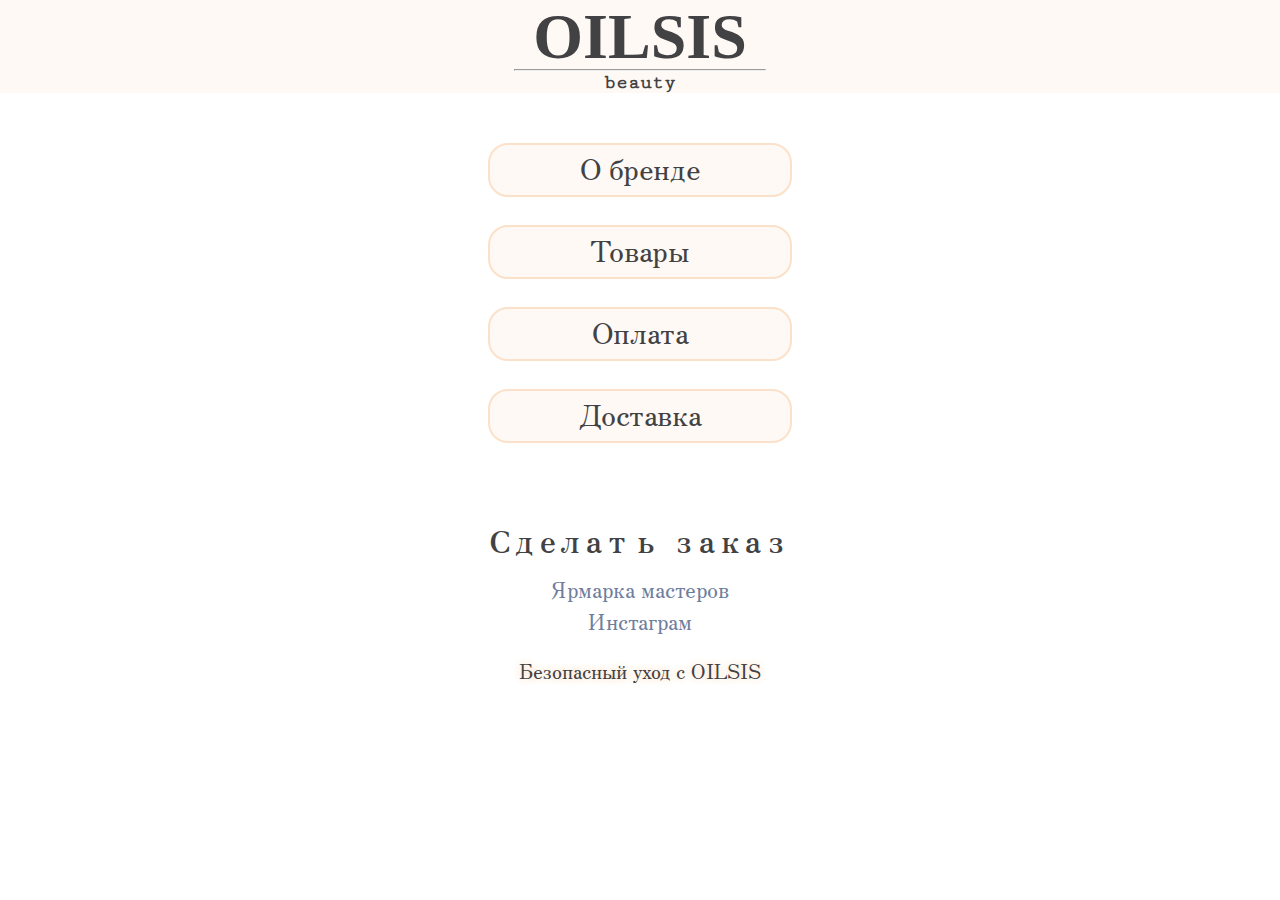
<file: Oilsis/index.html>
<!DOCTYPE html>
<html lang="en">
<head>
    <meta name="viewport" content="width=device-width, initial-scale=1.0">
    <link rel="stylesheet" href="https://stackpath.bootstrapcdn.com/bootstrap/4.1.3/css/bootstrap.min.css" integrity="sha384-MCw98/SFnGE8fJT3GXwEOngsV7Zt27NXFoaoApmYm81iuXoPkFOJwJ8ERdknLPMO" crossorigin="anonymous">   
    <link rel="stylesheet" href="css/main.css">
    <link rel="preconnect" href="https://fonts.googleapis.com">
    <link rel="preconnect" href="https://fonts.gstatic.com" crossorigin>
    <link href="https://fonts.googleapis.com/css2?family=Cutive+Mono&display=swap" rel="stylesheet">
    <link href="https://fonts.googleapis.com/css2?family=Zen+Old+Mincho:wght@400;700&display=swap" rel="stylesheet">    <title>Oilsis</title>
</head>
<body>
    <div class="header">
        <div class="head">
            <h1>OILSIS</h1>    
        </div>
        <hr/>
        <div class="foot">
            <h2>beauty</h2>    
        </div>
    </div>

    <div class="menu">
        <div class="aboutbtn">
            <a href="pages/about.html">
                <span>О бренде</span>
            </a>
        </div>
        <div class="goodsbtn">
            <a href="pages/goods.html">
                <span>Товары</span>
            </a>
        </div>
        <div class="paybtn">
            <a href="pages/pay.html"> 
                <span>Оплата</span>
            </a>
        </div>
        <div class="deliverybtn">
            <a href="pages/delivery.html">
                <span>Доставка</span>
            </a>
        </div>
    </div>

    <div class="footer">
        <div class="links">
            <h2>Сделать заказ</h2>
            <a href="https://www.livemaster.ru/oilsis-beauty">Ярмарка мастеров</a>
            <a href="https://www.instagram.com/oilsis.beauty">Инстаграм</a>
        </div>

        <div class="last">
            <p>Безопасный уход с <span>OILSIS</span></p>
        </div>
    </div>
</body>
</html>
</file>
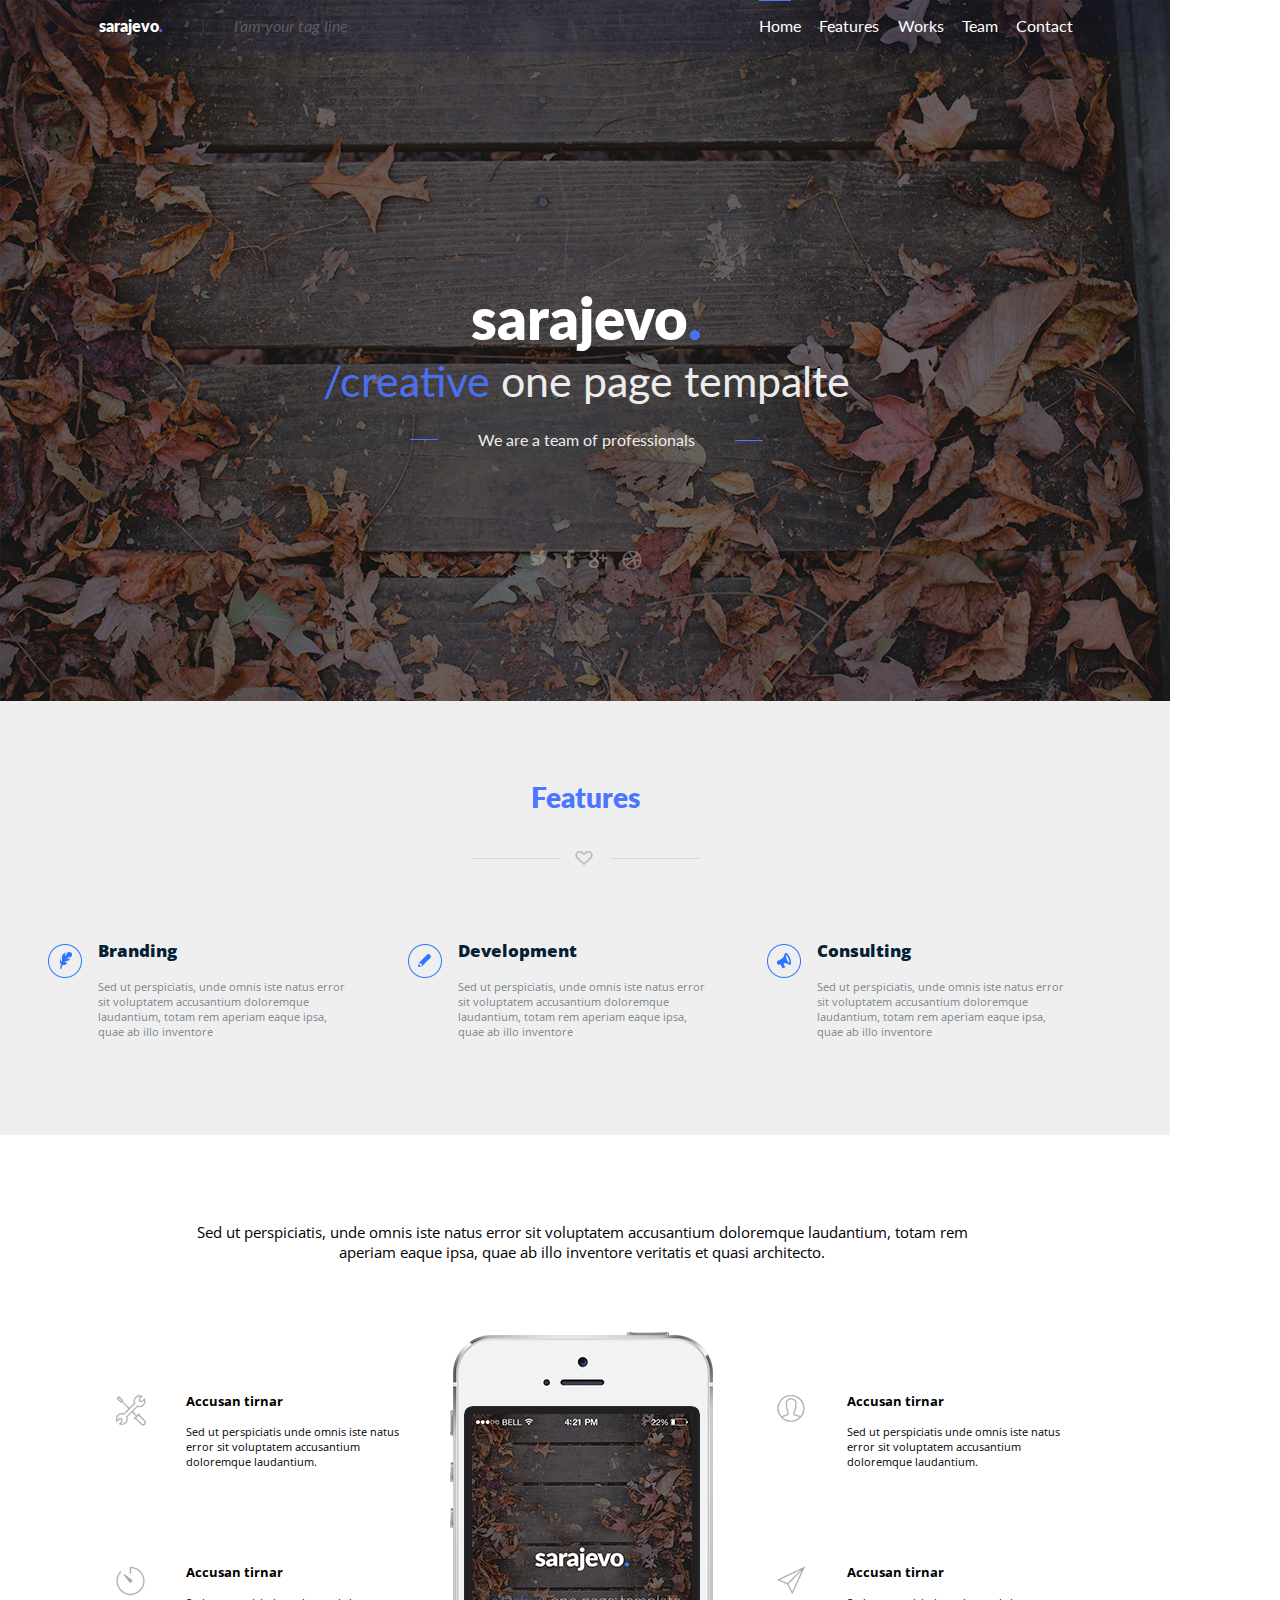
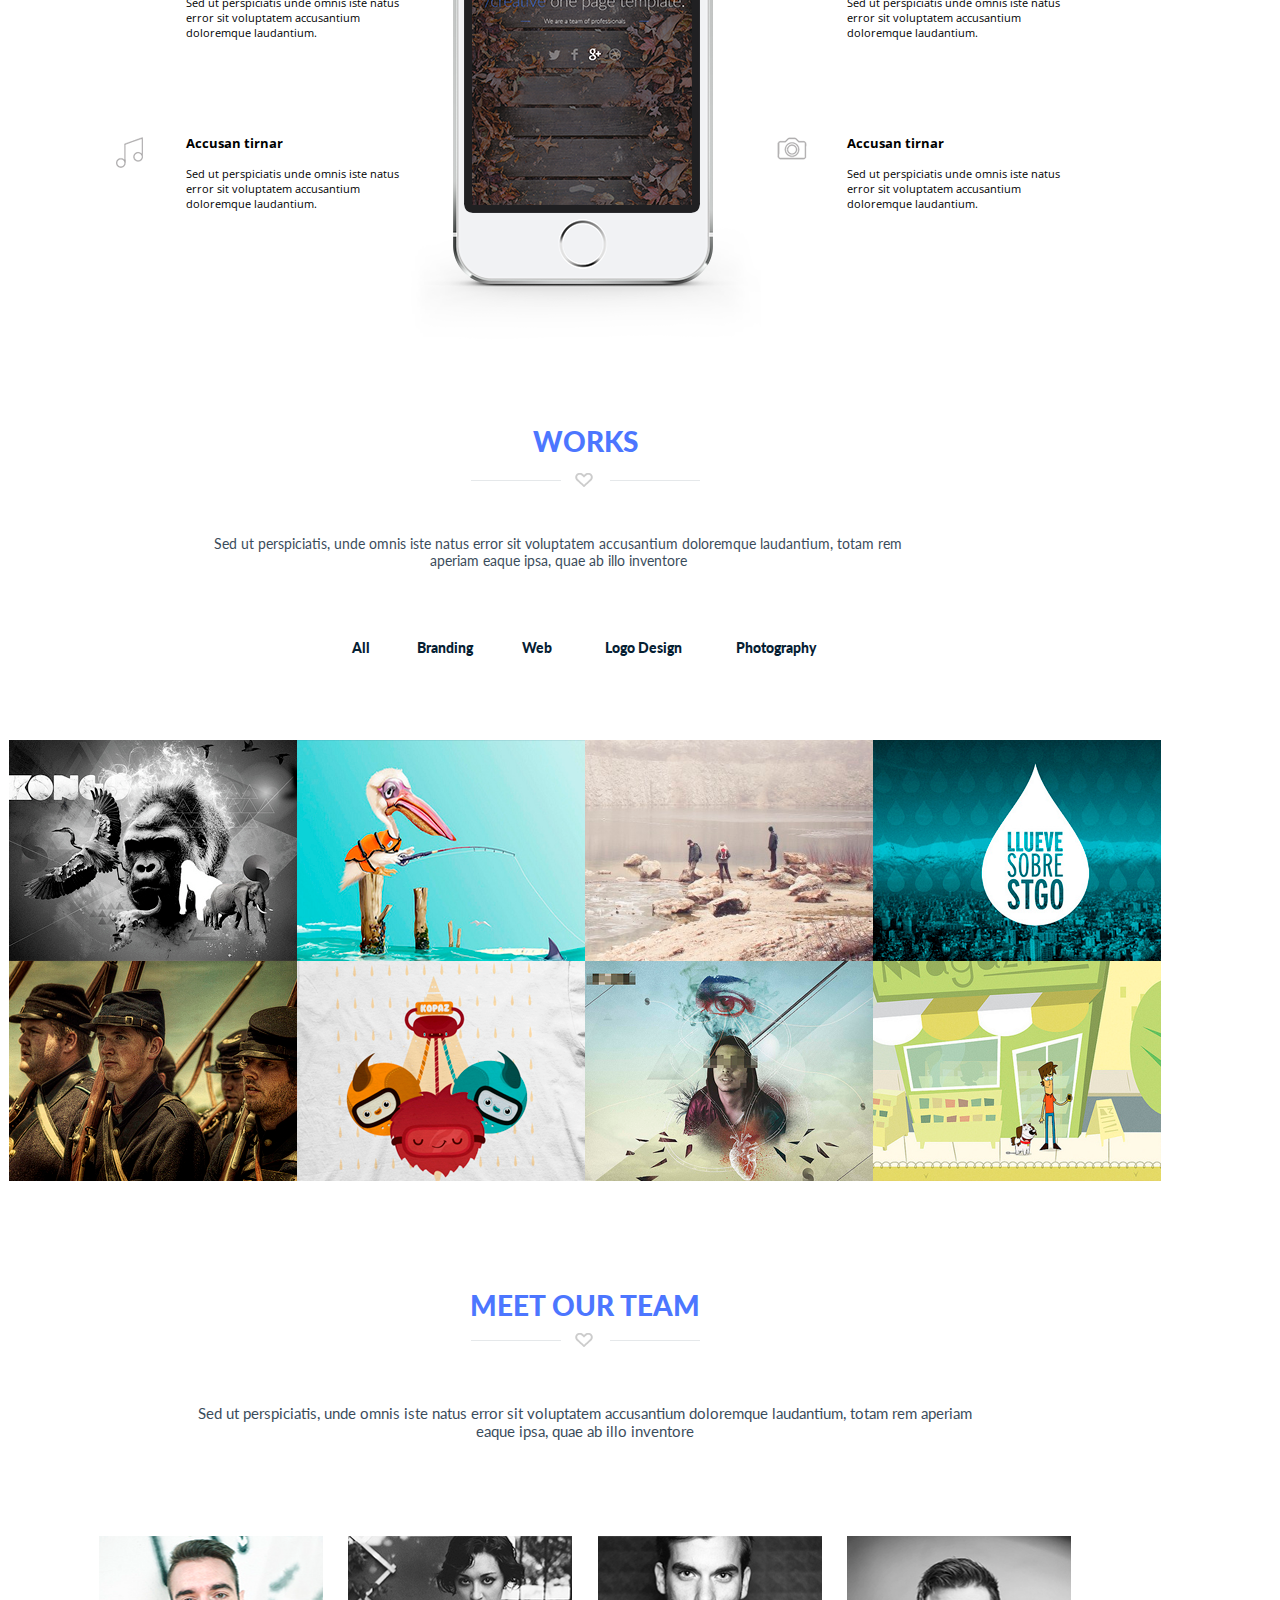
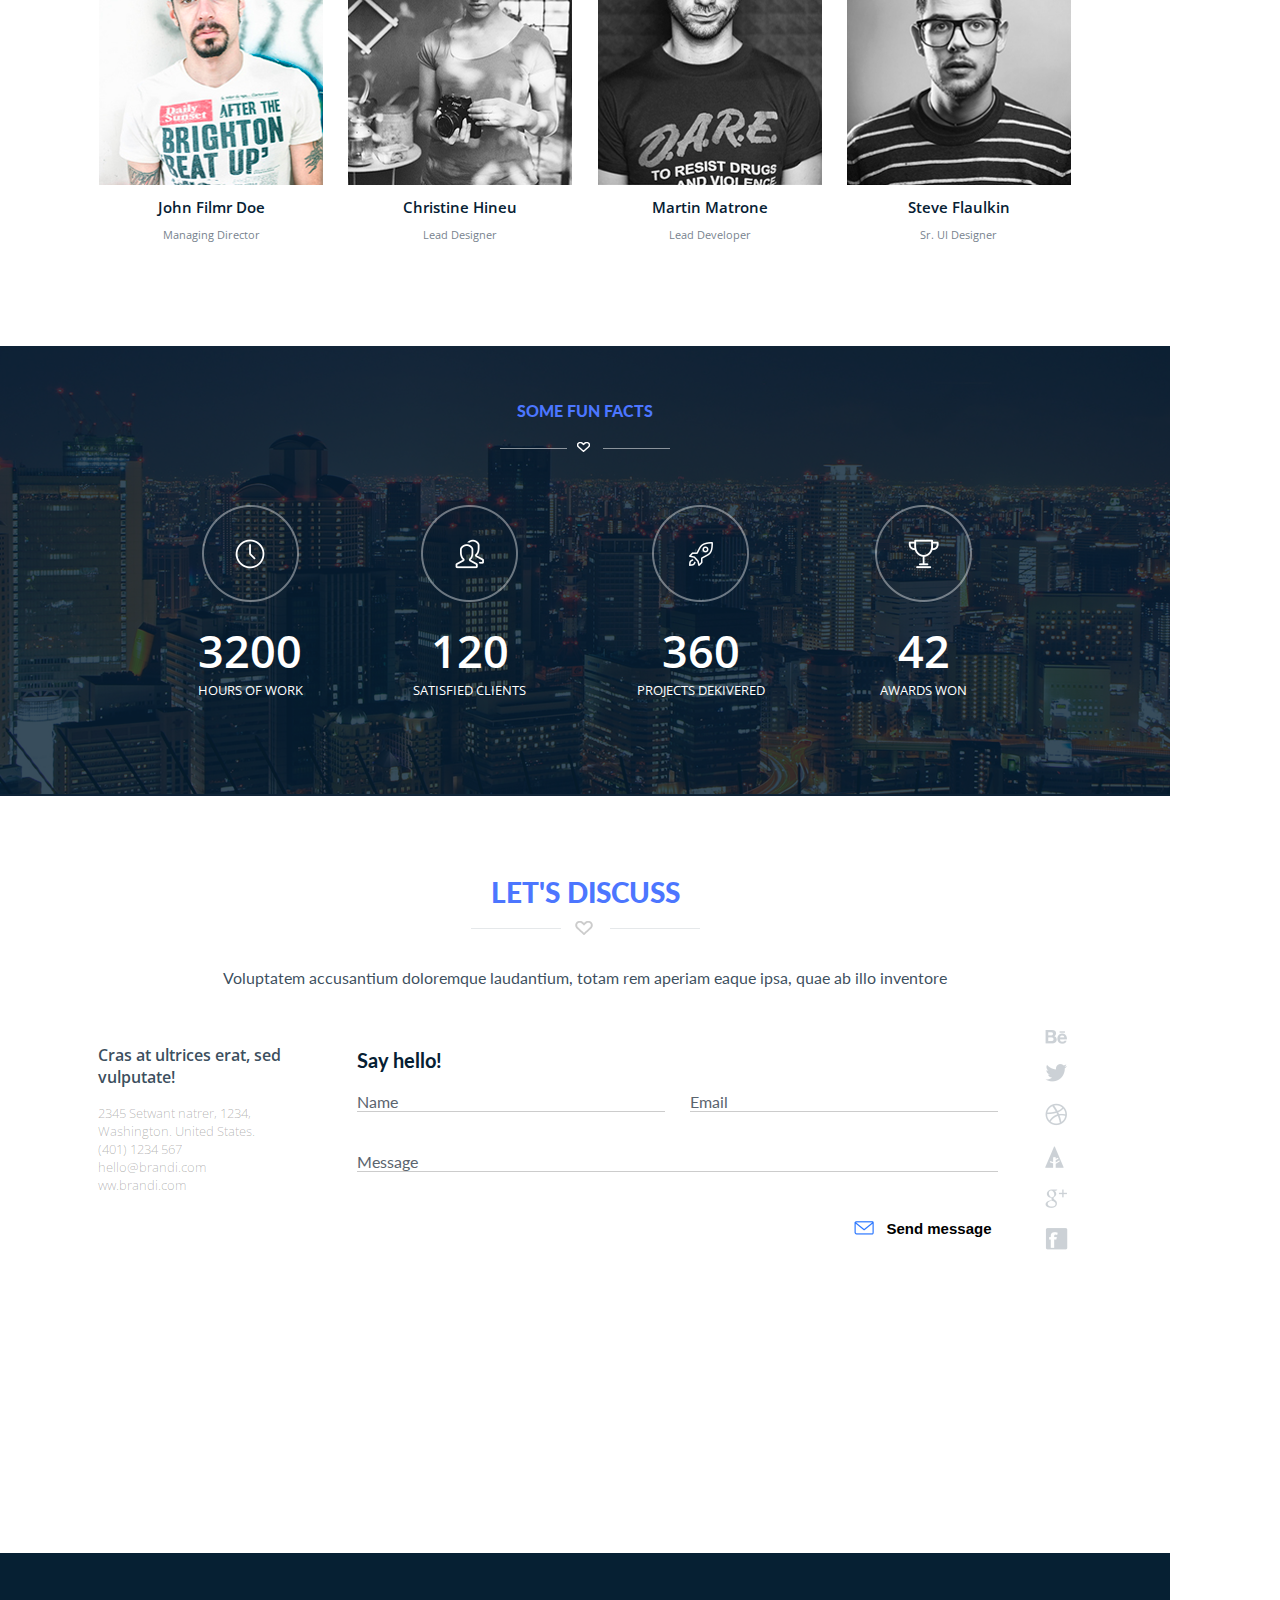
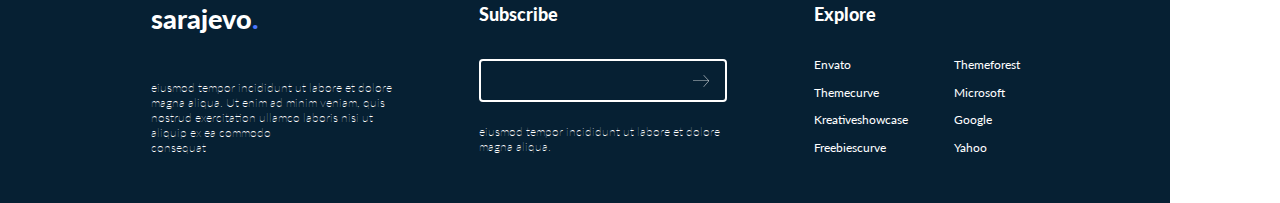
<file: Sarajevo/index.html>
<!DOCTYPE html>
<html lang="en">
<head>
    <meta charset="UTF-8">
    <link rel="stylesheet" href="source\css\style.css">
    <link href="https://fonts.googleapis.com/css2?family=Lato:ital,wght@0,100;0,300;0,400;0,700;0,900;1,100;1,300;1,400;1,700;1,900&display=swap" rel="stylesheet">     <link href="https://fonts.googleapis.com/css2?family=Open+Sans:ital,wght@0,400;0,600;0,700;0,800;1,400;1,600;1,700;1,800&display=swap" rel="stylesheet">
    <title>SARAJEVO</title>
</head>
<body>
    <section class="header">
        <div class="top-bg">
            <div class="top">
                <div class="logo">            
                    <p class="label">sarajevo<span class="dot">.</span></p>
                    <p class="tag">I'am your tag line</p>
                </div>
                <div class="menu">
                    <p class="menu-tools">Home</p>
                    <p class="menu-tools">Features</p>
                    <p class="menu-tools">Works</p>
                    <p class="menu-tools">Team</p>
                    <p class="menu-tools">Contact</p>
                </div>
            </div>          
        </div>
        <div class="header-mid">
            <p class="label-mid">sarajevo<span class="dot-mid">.</span></p>
            <p class="header-content"><span class="header-content-span">/creative </span>one page tempalte</p>
            <p class="header-mid-last">We are a team of professionals</p>
        </div>
        <div class="header-soc">
            <a href="https://twitter.com/" class="twitter"><img src="source/img/twitter.png" alt=""></a>
            <a href="https://facebook.com/" class="facebook"><img src="source/img/facebook.png" alt=""></a>
            <a href="https://facebook.com/" class="google-plus"><img src="source/img/google+.png" alt=""></a>
            <a href="https://dribbble.com/" class="dribbble"><img src="source/img/dribbble.png" alt=""></a>
        </div>
    </section>

    <section class="features">
        <div class="features-head">
            <p class="features-head-text">Features</p>
            <div class="features-head-img">
                <img src="source/img/heart.png" alt="" class="features-head-img">
            </div>
        </div>
        <div class="features-content">
            <div class="branding">
                <img src="source/img/feather.png" alt="" class="features-content-img">
                <p class="features-content-head">Branding</p>
                <p class="features-content-text">Sed ut perspiciatis, unde omnis iste natus error sit voluptatem accusantium doloremque laudantium, totam rem aperiam eaque ipsa, quae ab illo inventore</p>
            </div>
            <div class="development">
                <img src="source/img/pencil.png" alt="" class="features-content-img">
                <p class="features-content-head">Development</p>
                <p class="features-content-text">Sed ut perspiciatis, unde omnis iste natus error sit voluptatem accusantium doloremque laudantium, totam rem aperiam eaque ipsa, quae ab illo inventore</p>
            </div>
            <div class="consulting">
                <img src="source/img/speaker.png" alt="" class="features-content-img">
                <p class="features-content-head">Consulting</p>
                <p class="features-content-text">Sed ut perspiciatis, unde omnis iste natus error sit voluptatem accusantium doloremque laudantium, totam rem aperiam eaque ipsa, quae ab illo inventore</p>
            </div>
        </div>
    </section>
    <section class="iphone">
        <p class="iphone-head">Sed ut perspiciatis, unde omnis iste natus error sit voluptatem accusantium doloremque laudantium, totam rem aperiam eaque ipsa, quae ab illo inventore veritatis et quasi architecto.</p>
        <div class="iphone-content">
            <div class="iphone-content-tabs">
                <div class="iphone-content-tabs-tab customize">
                    <img class="iphone-content-tabs-tab-img-customize" src="source/img/customize.png" alt="">
                    <div class="iphone-content-tabs-tab-txt">
                        <p class="iphone-content-tabs-tab-head">Accusan tirnar</p>
                        <p class="iphone-content-tabs-tab-text">Sed ut perspiciatis unde omnis iste natus error sit voluptatem accusantium doloremque laudantium.</p>
                    </div>
                </div>
                <div class="iphone-content-tabs-tab time">
                    <img class="iphone-content-tabs-tab-img-time" src="source/img/time.png" alt="">
                    <div class="iphone-content-tabs-tab-txt">
                        <p class="iphone-content-tabs-tab-head">Accusan tirnar</p>
                        <p class="iphone-content-tabs-tab-text">Sed ut perspiciatis unde omnis iste natus error sit voluptatem accusantium doloremque laudantium.</p>
                    </div>
                </div>
                <div class="iphone-content-tabs-tab music">
                    <img class="iphone-content-tabs-tab-img-music" src="source/img/music.png" alt="">
                    <div class="iphone-content-tabs-tab-txt">
                        <p class="iphone-content-tabs-tab-head">Accusan tirnar</p>
                        <p class="iphone-content-tabs-tab-text">Sed ut perspiciatis unde omnis iste natus error sit voluptatem accusantium doloremque laudantium.</p>
                    </div>
                </div>
            </div>
            <div class="iphone-content-tel"><img src="source/img/iphone.png" alt=""></div>
            <div class="iphone-content-tabs">
                <div class="iphone-content-tabs-tab face">
                    <img class="iphone-content-tabs-tab-img-face" src="source/img/face.png" alt="">
                    <div class="iphone-content-tabs-tab-txt">
                        <p class="iphone-content-tabs-tab-head">Accusan tirnar</p>
                        <p class="iphone-content-tabs-tab-text">Sed ut perspiciatis unde omnis iste natus error sit voluptatem accusantium doloremque laudantium.</p>
                    </div>
                </div>
                <div class="iphone-content-tabs-tab send">
                    <img class="iphone-content-tabs-tab-img-send" src="source/img/send.png" alt="">
                    <div class="iphone-content-tabs-tab-txt">
                        <p class="iphone-content-tabs-tab-head">Accusan tirnar</p>
                        <p class="iphone-content-tabs-tab-text">Sed ut perspiciatis unde omnis iste natus error sit voluptatem accusantium doloremque laudantium.</p>
                    </div>
                </div>
                <div class="iphone-content-tabs-tab camera">
                    <img class="iphone-content-tabs-tab-img-camera" src="source/img/camera.png" alt="">
                    <div class="iphone-content-tabs-tab-txt">
                        <p class="iphone-content-tabs-tab-head">Accusan tirnar</p>
                        <p class="iphone-content-tabs-tab-text">Sed ut perspiciatis unde omnis iste natus error sit voluptatem accusantium doloremque laudantium.</p>
                    </div>
                </div>
            </div>
        </div>
    </section>

    <section class="works">
        <div class="works-head">
            <div class="works-head-title">works</div>
            <img src="source/img/heart.png" alt="">
            <div class="works-head-content">Sed ut perspiciatis, unde omnis iste natus error sit voluptatem accusantium doloremque laudantium, totam rem aperiam eaque ipsa, quae ab illo inventore</div>
        </div>
        <div class="works-scrol">
            <div class="works-scrol-title">
                <div class="works-scrol-title-all"><p>All</p></div>
                <div class="works-scrol-title-branding"><p>Branding</p></div>
                <div class="works-scrol-title-web"><p>Web</p></div>
                <div class="works-scrol-title-logo"><p>Logo Design</p></div>
                <div class="works-scrol-title-photo"><p>Photography</p></div>
            </div>
            <div class="works-scrol-imgs">
                <div class="works-scrol-imgs-img">
                    <img src="source/img/scrol-img1.png" alt="">
                    <div class="works-scrol-imgs-img-hover">
                        <img src="source/img/scrol-hover-eye.png" alt="">
                        <p class="works-scrol-imgs-img-hover-h">Labore et dolore magnam</p>
                        <p class="works-scrol-imgs-img-hover-text">Photography</p>
                    </div>
                </div>
                <div class="works-scrol-imgs-img">
                    <img src="source/img/scrol-img2.png" alt="">
                    <div class="works-scrol-imgs-img-hover">
                        <img src="source/img/scrol-hover-eye.png" alt="">
                        <p class="works-scrol-imgs-img-hover-h">Labore et dolore magnam</p>
                        <p class="works-scrol-imgs-img-hover-text">Photography</p>
                    </div>
                </div>
                <div class="works-scrol-imgs-img">
                    <img src="source/img/scrol-img3.png" alt="">
                    <div class="works-scrol-imgs-img-hover">
                        <img src="source/img/scrol-hover-eye.png" alt="">
                        <p class="works-scrol-imgs-img-hover-h">Labore et dolore magnam</p>
                        <p class="works-scrol-imgs-img-hover-text">Photography</p>
                    </div>
                </div>
                <div class="works-scrol-imgs-img">
                    <img src="source/img/scrol-img4.png" alt="">
                    <div class="works-scrol-imgs-img-hover">
                        <img src="source/img/scrol-hover-eye.png" alt="">
                        <p class="works-scrol-imgs-img-hover-h">Labore et dolore magnam</p>
                        <p class="works-scrol-imgs-img-hover-text">Photography</p>
                    </div>
                </div>
                <div class="works-scrol-imgs-img">
                    <img src="source/img/scrol-img5.png" alt="">
                    <div class="works-scrol-imgs-img-hover">
                        <img src="source/img/scrol-hover-eye.png" alt="">
                        <p class="works-scrol-imgs-img-hover-h">Labore et dolore magnam</p>
                        <p class="works-scrol-imgs-img-hover-text">Photography</p>
                    </div>
                </div>
                <div class="works-scrol-imgs-img">
                    <img src="source/img/scrol-img6.png" alt="">
                    <div class="works-scrol-imgs-img-hover">
                        <img src="source/img/scrol-hover-eye.png" alt="">
                        <p class="works-scrol-imgs-img-hover-h">Labore et dolore magnam</p>
                        <p class="works-scrol-imgs-img-hover-text">Photography</p>
                    </div>
                </div>
                <div class="works-scrol-imgs-img">
                    <img src="source/img/scrol-img7.png" alt="">
                    <div class="works-scrol-imgs-img-hover">
                        <img src="source/img/scrol-hover-eye.png" alt="">
                        <p class="works-scrol-imgs-img-hover-h">Labore et dolore magnam</p>
                        <p class="works-scrol-imgs-img-hover-text">Photography</p>
                    </div>
                </div>
                <div class="works-scrol-imgs-img">
                    <img src="source/img/scrol-img8.png" alt="">
                    <div class="works-scrol-imgs-img-hover">
                        <img src="source/img/scrol-hover-eye.png" alt="">
                        <p class="works-scrol-imgs-img-hover-h">Labore et dolore magnam</p>
                        <p class="works-scrol-imgs-img-hover-text">Photography</p>
                    </div>
                </div>
            </div>
        </div>
    </section>

    <section class="team">
        <div class="team-head">
            <p class="team-head-title">meet our team</p>
            <img src="source/img/heart.png" alt="">
            <p class="team-head-text">Sed ut perspiciatis, unde omnis iste natus error sit voluptatem accusantium doloremque laudantium, totam rem aperiam eaque ipsa, quae ab illo inventore</p>
        </div>
        <div class="team-content">
            <div class="team-content-block">
                <div class="team-content-block-img"><img src="source/img/team-block-face1.png" alt=""></div>
                <div class="team-content-block-underline">
                    <p class="team-content-block-underline-title">John Filmr Doe</p>
                    <p class="team-content-block-underline-text">Managing Director</p>
                </div>
                <div class="team-content-block-hover">
                    <p class="team-content-block-hover-title">Nemo enim ipsam voluptatem quia voluptas</p>
                    <p class="team-content-block-hover-text">sit aspernatur aut odit aut fugit, sed quia cosequuntur magni dolores eos qui ratione voluptatem.</p>
                    <div class="team-content-block-hover-contacts">
                        <a href="https://twitter.com/" class="team-content-block-hover-contacts-block"><img src="source/img/twitter.png" alt=""></a>
                        <a href="https://facebook.com/" class="team-content-block-hover-contacts-block"><img src="source/img/facebook.png" alt=""></a>
                        <a href="https://ru-ru.facebook.com/" class="team-content-block-hover-contacts-block"><img src="source/img/google+.png" alt=""></a>
                    </div>
                </div>
            </div>
            <div class="team-content-block">
                <div class="team-content-block-img"><img src="source/img/team-block-face2.png" alt=""></div>
                <div class="team-content-block-underline">
                    <p class="team-content-block-underline-title">Christine Hineu</p>
                    <p class="team-content-block-underline-text">Lead Designer</p>
                </div>
                <div class="team-content-block-hover">
                    <p class="team-content-block-hover-title">Nemo enim ipsam voluptatem quia voluptas</p>
                    <p class="team-content-block-hover-text">sit aspernatur aut odit aut fugit, sed quia cosequuntur magni dolores eos qui ratione voluptatem.</p>
                    <div class="team-content-block-hover-contacts">
                        <a href="https://twitter.com/" class="team-content-block-hover-contacts-block"><img src="source/img/twitter.png" alt=""></a>
                        <a href="https://facebook.com/" class="team-content-block-hover-contacts-block"><img src="source/img/facebook.png" alt=""></a>
                        <a href="https://ru-ru.facebook.com/" class="team-content-block-hover-contacts-block"><img src="source/img/google+.png" alt=""></a>
                    </div>
                </div>
            </div>
            <div class="team-content-block">
                <div class="team-content-block-img"><img src="source/img/team-block-face3.png" alt=""></div>
                <div class="team-content-block-underline">
                    <p class="team-content-block-underline-title">Martin Matrone</p>
                    <p class="team-content-block-underline-text">Lead Developer</p>
                </div>
                <div class="team-content-block-hover">
                    <p class="team-content-block-hover-title">Nemo enim ipsam voluptatem quia voluptas</p>
                    <p class="team-content-block-hover-text">sit aspernatur aut odit aut fugit, sed quia cosequuntur magni dolores eos qui ratione voluptatem.</p>
                    <div class="team-content-block-hover-contacts">
                        <a href="https://twitter.com/" class="team-content-block-hover-contacts-block"><img src="source/img/twitter.png" alt=""></a>
                        <a href="https://facebook.com/" class="team-content-block-hover-contacts-block"><img src="source/img/facebook.png" alt=""></a>
                        <a href="https://ru-ru.facebook.com/" class="team-content-block-hover-contacts-block"><img src="source/img/google+.png" alt=""></a>
                    </div>
                </div>
            </div>
            <div class="team-content-block">
                <div class="team-content-block-img"><img src="source/img/team-block-face4.png" alt=""></div>
                <div class="team-content-block-underline">
                    <p class="team-content-block-underline-title">Steve Flaulkin</p>
                    <p class="team-content-block-underline-text">Sr. UI Designer</p>
                </div>
                <div class="team-content-block-hover">
                    <p class="team-content-block-hover-title">Nemo enim ipsam voluptatem quia voluptas</p>
                    <p class="team-content-block-hover-text">sit aspernatur aut odit aut fugit, sed quia cosequuntur magni dolores eos qui ratione voluptatem.</p>
                    <div class="team-content-block-hover-contacts">
                        <a href="https://twitter.com/" class="team-content-block-hover-contacts-block"><img src="source/img/twitter.png" alt=""></a>
                        <a href="https://facebook.com/" class="team-content-block-hover-contacts-block"><img src="source/img/facebook.png" alt=""></a>
                        <a href="https://ru-ru.facebook.com/" class="team-content-block-hover-contacts-block"><img src="source/img/google+.png" alt=""></a>
                    </div>
                </div>
            </div>
        </div>
    </section>

    <section class="facts">
        <div class="facts-head">
            <p class="facts-head-title">some fun facts</p>
            <img src="source/img/facts-heart.png" alt="">
        </div>
        <div class="facts-content">
            <div class="facts-content-block">
                <img src="source/img/clock.png" alt="">
                <p class="facts-content-block-text"><span>3200</span><br>hours of work</p>
            </div>
            <div class="facts-content-block">
                <img src="source/img/friends.png" alt="">
                <p class="facts-content-block-text"><span>120</span><br>satisfied clients</p>
            </div>
            <div class="facts-content-block">
                <img src="source/img/rocket.png" alt="">
                <p class="facts-content-block-text"><span>360</span><br>projects dekivered</p>
            </div>
            <div class="facts-content-block">
                <img src="source/img/cup.png" alt="">
                <p class="facts-content-block-text"><span>42</span><br>awards won</p>
            </div>
        </div>
    </section>

    <section class="mail">
        <div class="mail-head">
            <p class="mail-head-title">let's discuss</p>
            <img src="source/img/heart.png" alt="">
            <p class="mail-head-text">Voluptatem accusantium doloremque laudantium, totam rem aperiam eaque ipsa, quae ab illo inventore</p>
        </div>
        <div class="mail-content">
            <div class="mail-content-adress">
                <p class="mail-content-adress-head">Cras at ultrices erat, sed<br>vulputate!</p>
                <p class="mail-content-adress-text">2345  Setwant natrer, 1234,<br>Washington. United States.<br>(401) 1234 567<br>hello@brandi.com<br>ww.brandi.com</p>
            </div>
            <div class="mail-content-ms">
                <p class="mail-content-ms-head">Say hello!</p>
                <div class="mail-content-ms-form">
                    <div class="mail-content-ms-form-reg">
                        <div class="mail-content-ms-form-reg-group">
                            <input type="text" class="mail-content-ms-form-reg-group-input" placeholder=" ">
                            <label class="mail-content-ms-form-reg-group-label">Name</label>
                        </div>
                        <div class="mail-content-ms-form-reg-group">
                            <input type="text" class="mail-content-ms-form-reg-group-input" placeholder=" ">
                            <label class="mail-content-ms-form-reg-group-label">Email</label>
                        </div>
                    </div>
                    <div class="mail-content-ms-form-ms">
                        <input type="text" class="mail-content-ms-form-ms-input" placeholder=" ">
                        <label class="mail-content-ms-form-ms-label">Message</label>
                    </div>
                </div>
                <div class="mail-content-ms-btn">
                    <button class="mail-content-ms-btn">
                        <img src="source/img/mail.png" alt="">
                        <p class="mail-content-ms-btn-text">Send message</p>
                    </button>
                </div>
            </div>
            <div class="mail-content-contacts">
                <a href="" class="mail-content-contacts-img"><img src="source/img/mail-behance.png" alt=""></a>
                <a href="" class="mail-content-contacts-img"><img src="source/img/mail-twitter.png" alt=""></a>
                <a href="" class="mail-content-contacts-img"><img src="source/img/mail-dribbble.png" alt=""></a>
                <a href="" class="mail-content-contacts-img"><img src="source/img/mail-forrst.png" alt=""></a>
                <a href="" class="mail-content-contacts-img"><img src="source/img/mail-google+.png" alt=""></a>
                <a href="" class="mail-content-contacts-img"><img src="source/img/mail-facebook.png" alt=""></a>
            </div>
        </div>
    </section>

    <iframe src="https://www.google.com/maps/embed?pb=!1m18!1m12!1m3!1d1551.972383838707!2d-77.40640582399182!3d38.925239894866486!2m3!1f0!2f0!3f0!3m2!1i1024!2i768!4f13.1!3m3!1m2!1s0x89b6464b15d4edf1%3A0x3396323ac51f124a!2zMTMxMjMgQnJhZGxleSBGYXJtIERyLCBIZXJuZG9uLCBWQSAyMDE3MSwg0KHQqNCQ!5e0!3m2!1sru!2sru!4v1598391213672!5m2!1sru!2sru" class="map" allowfullscreen="" aria-hidden="false" tabindex="0"></iframe>

    <section class="footer">
        <div class="footer-fl">
            <div class="footer-sarajevo">
                <p class="footer-sarajevo-title">sarajevo<span>.</span></p>
                <p class="footer-sarajevo-text">eiusmod tempor incididunt ut labore et dolore<br>magna aliqua. Ut enim ad minim veniam, quis<br>nostrud exercitation ullamco laboris nisi ut<br>aliquip ex ea commodo<br>consequat</p>
            </div>
            <div class="footer-sub">
                <p class="footer-sub-title">Subscribe</p>
                <div class="footer-sub-content">
                    <input type="text" class="footer-sub-content-input">
                    <img src="source/img/arrow.png" alt="">
                    <p class="footer-sub-content-text">eiusmod tempor incididunt ut labore et dolore magna aliqua.</p>
                </div>
            </div>
            <div class="footer-exp">
                <p class="footer-exp-title">Explore</p>
                <div class="footer-exp-content">
                    <div class="footer-exp-content-block">
                        <p class="footer-exp-content-block-soc">Envato</p>
                        <p class="footer-exp-content-block-soc">Themecurve</p>
                        <p class="footer-exp-content-block-soc">Kreativeshowcase</p>
                        <p class="footer-exp-content-block-soc">Freebiescurve</p>
                    </div>
                    <div class="footer-exp-content-block">
                        <p class="footer-exp-content-block-soc">Themeforest</p>
                        <p class="footer-exp-content-block-soc">Microsoft</p>
                        <p class="footer-exp-content-block-soc">Google</p>
                        <p class="footer-exp-content-block-soc">Yahoo</p>
                    </div>
                </div>
            </div>
        </div>
    </section>
</body>
</html>
</file>
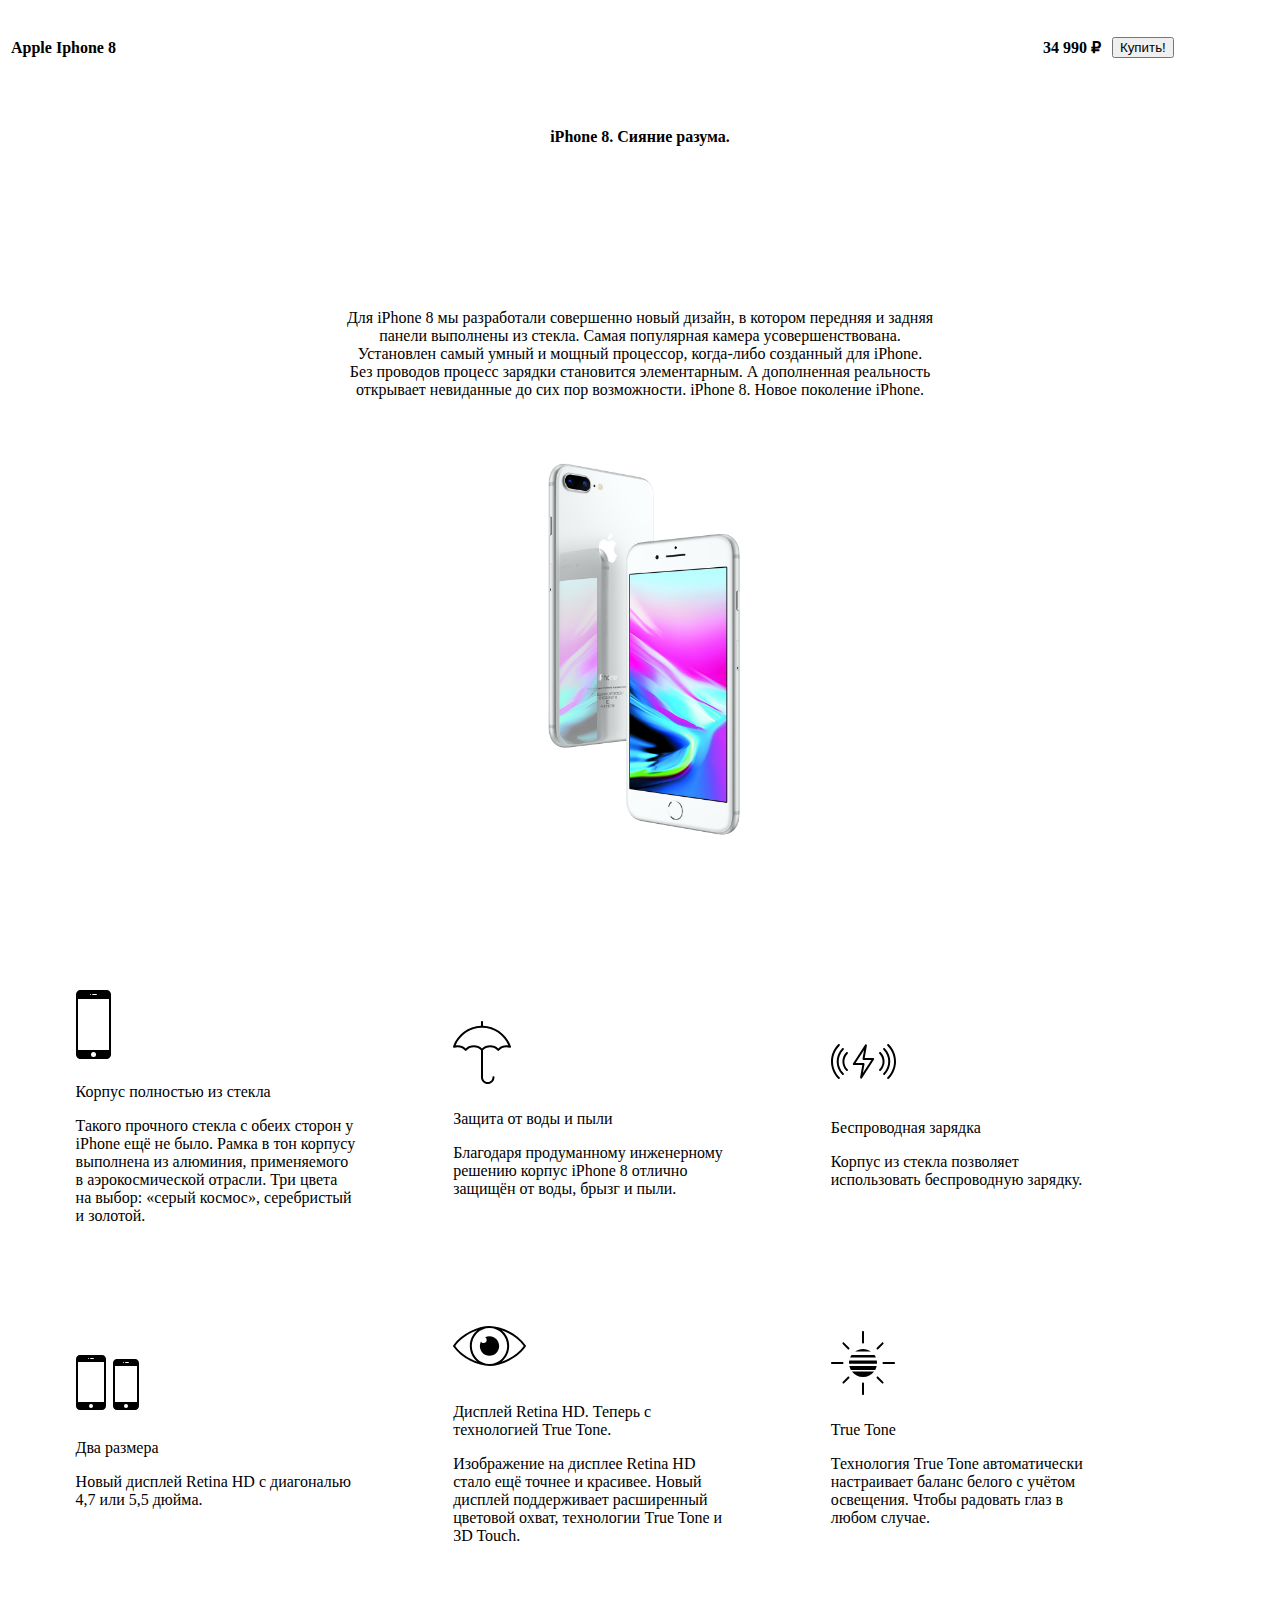
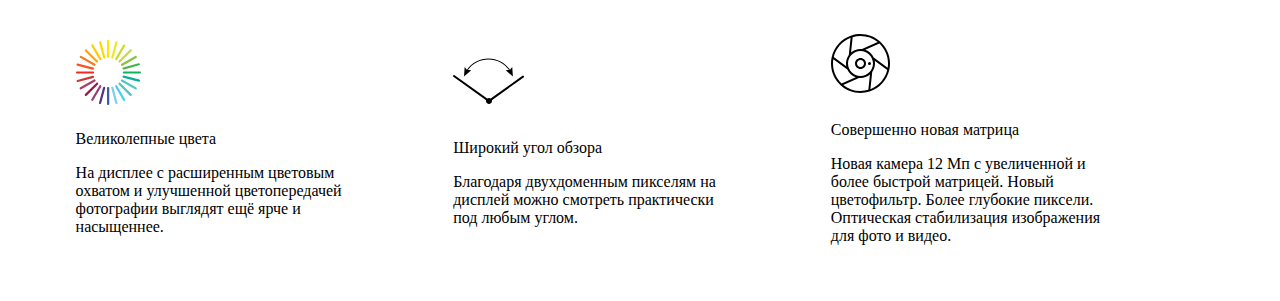
<file: сайт из таблиц/index.html>
<!DOCTYPE html>
<html lang="en">
<head>
    <meta charset="UTF-8">
    <meta name="viewport" content="width=device-width, initial-scale=1.0">
    <title>Document</title>
    <style>
        .iphone-full
        {
            margin-left: -100px;
            margin-top: 50px;
            position: absolute;
        }
        p
        {
            width: 75%;
        }
    </style>
</head>
<body>
    <table border="0" width="100%">
        <tr height="75px">
            <th align="left" width="75%">Apple Iphone 8</th>
            <th align="right">34 990 ₽</th>
            <td></td>
            <td align="left" colspan="2">
                <button>Купить!</button>
            </td>
        </tr>
        <tr height="100">
            <th colspan="5" align="center">iPhone 8. Сияние разума.</th>
        </tr>
        <tr height="330">
            <td colspan="5" align="center" width="100px">
                Для iPhone 8 мы разработали совершенно новый дизайн, в котором передняя и задняя<br>
                панели выполнены из стекла. Самая популярная камера усовершенствована.<br>
                Установлен самый умный и мощный процессор, когда-либо созданный для iPhone.<br>
                Без проводов процесс зарядки становится элементарным. А дополненная реальность<br>
                открывает невиданные до сих пор возможности. iPhone 8. Новое поколение iPhone.<br>
                <img src="img/iphone_full.png" height="400px" class="iphone-full">
            </td>
        </tr>
        <tr height="430px"></tr>
    </table>
    <table width="100%" height="940px">
        <tr>
            <td width="5%"></td>
            <td width="30%">
                <img src="img/iphone.svg">
                <p>Корпус полностью из стекла</p>
                <p>Такого прочного стекла с обеих сторон у iPhone ещё не было. Рамка в тон корпусу выполнена из алюминия, применяемого в аэрокосмической отрасли. Три цвета на выбор: «серый космос», серебристый и золотой.</p>
            </td>
            <td width="30%">
                <img src="img/waterproof.svg">
                <p>Защита от воды и пыли</p>
                <p>Благодаря продуманному инженерному решению корпус iPhone 8 отлично защищён от воды, брызг и пыли.</p>
            </td>
            <td width="30%">
                <img src="img/air_power.svg">
                <p>Беспроводная зарядка</p>
                <p>Корпус из стекла позволяет использовать беспроводную зарядку.</p>
            </td>
            <td width="5%"></td>
        </tr>
        <tr>
            <td width="5%"></td>
            <td width="30%">
                <img src="img/iphone_compare.svg">
                <p>Два размера</p>
                <p>Новый дисплей Retina HD с диагональю 4,7 или 5,5 дюйма.</p>
            </td>
            <td width="30%">
                <img src="img/retina.svg">
                <p>Дисплей Retina HD. Теперь с технологией True Tone.</p>
                <p>Изображение на дисплее Retina HD стало ещё точнее и красивее. Новый дисплей поддерживает расширенный цветовой охват, технологии True Tone и 3D Touch.</p>
            </td>
            <td width="30%">
                <img src="img/truetone.svg">
                <p>True Tone</p>
                <p>Технология True Tone автоматически настраивает баланс белого с учётом освещения. Чтобы радовать глаз в любом случае.</p>
            </td>
            <td width="5%"></td>
        </tr>
        <tr>
            <td width="5%"></td>
            <td width="30%">
                <img src="img/color.svg">
                <p>Великолепные цвета</p>
                <p>На дисплее с расширенным цветовым охватом и улучшенной цветопередачей фотографии выглядят ещё ярче и насыщеннее.</p>
            </td>
            <td width="30%">
                <img src="img/wide_angle.svg">
                <p>Широкий угол обзора</p>
                <p>Благодаря двухдоменным пикселям на дисплей можно смотреть практически под любым углом.</p>
            </td>
            <td width="30%">
                <img src="img/camera.svg">
                <p>Совершенно новая матрица</p>
                <p>Новая камера 12 Мп с увеличенной и более быстрой матрицей. Новый цветофильтр. Более глубокие пиксели. Оптическая стабилизация изображения для фото и видео.</p>
            </td>
            <td width="5%"></td>
        </tr>

    </table>
</body>
</html>
</file>
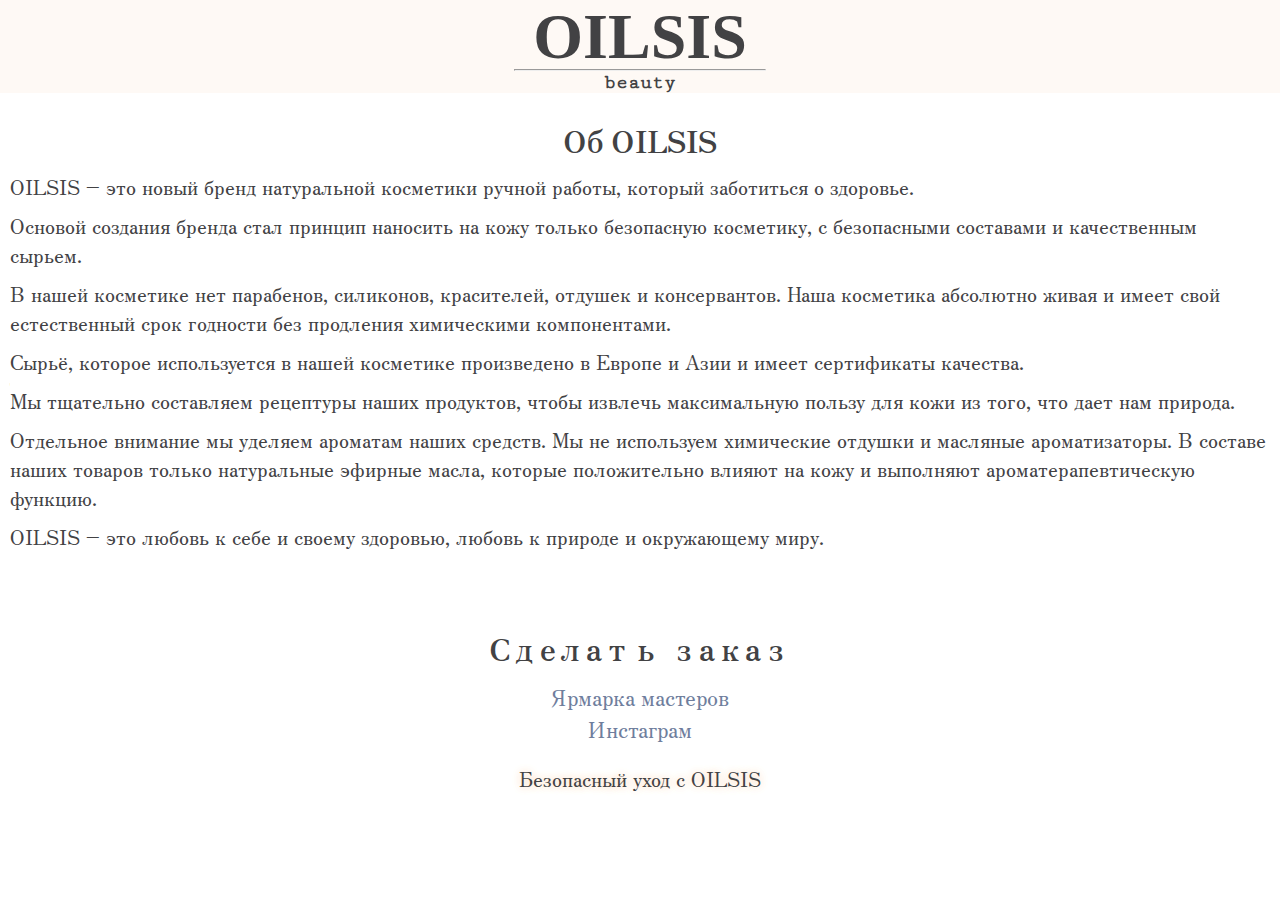
<file: Oilsis/pages/about.html>
<!DOCTYPE html>
<html lang="en">
<head>
    <meta charset="UTF-8">
    <meta name="viewport" content="width=device-width, initial-scale=1.0">
    <link rel="stylesheet" href="https://stackpath.bootstrapcdn.com/bootstrap/4.1.3/css/bootstrap.min.css" integrity="sha384-MCw98/SFnGE8fJT3GXwEOngsV7Zt27NXFoaoApmYm81iuXoPkFOJwJ8ERdknLPMO" crossorigin="anonymous">   
    <link rel="stylesheet" href="../css/main.css">
    <link href="https://fonts.googleapis.com/css2?family=Cutive+Mono&display=swap" rel="stylesheet">
    <link href="https://fonts.googleapis.com/css2?family=Zen+Old+Mincho:wght@400;700&display=swap" rel="stylesheet">    
    <title>Oilsis Оплата</title>
</head>
<body>
    <nav class="sticky-top header">
        <a href="../index.html" class="text-decoration-none">
            <div class="head">
                <h1 class="font-family-base">OILSIS</h1>    
            </div>
            <hr/>
            <div class="foot">
                <h2>beauty</h2>    
            </div>
        </a>
    </nav>

    <div class="main">
        <h2>Об OILSIS</h2>
        <p>OILSIS – это новый бренд натуральной косметики ручной работы, который заботиться о здоровье.</p>
        <p>Основой создания бренда стал принцип наносить на кожу только безопасную косметику, с безопасными составами и качественным сырьем.</p>
        <p>В нашей косметике нет парабенов, силиконов, красителей, отдушек и консервантов. Наша косметика абсолютно живая и имеет свой естественный срок годности без продления химическими компонентами.</p>
        <p>Сырьё, которое используется в нашей косметике произведено в Европе и Азии и имеет сертификаты качества.</p>
        <p>Мы тщательно составляем рецептуры наших продуктов, чтобы извлечь максимальную пользу для кожи из того, что дает нам природа.</p>
        <p>Отдельное внимание мы уделяем ароматам наших средств. Мы не используем химические отдушки и масляные ароматизаторы. В составе наших товаров только натуральные эфирные масла, которые положительно влияют на кожу и выполняют ароматерапевтическую функцию.</p>
        <p>OILSIS – это любовь к себе и своему здоровью, любовь к природе и окружающему миру.</p>
    </div>

    <div class="footer">
        <div class="links">
            <h2>Сделать заказ</h2>
            <a href="https://www.livemaster.ru/oilsis-beauty">Ярмарка мастеров</a>
            <a href="https://www.instagram.com/oilsis.beauty">Инстаграм</a>
        </div>

        <div class="last">
            <p>Безопасный уход с <span>OILSIS</span></p>
        </div>
    </div>

</body>
</html>
</file>
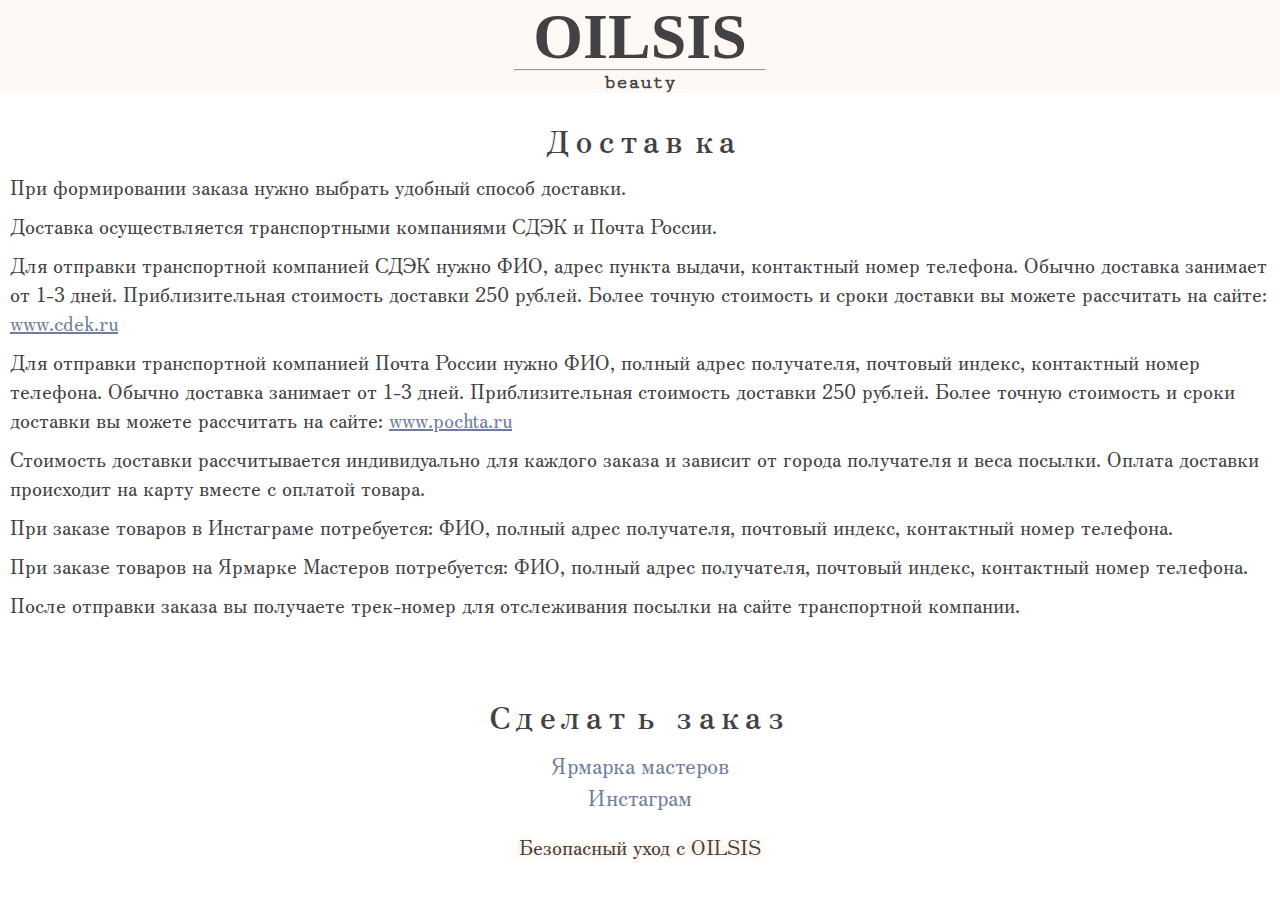
<file: Oilsis/pages/delivery.html>
<!DOCTYPE html>
<html lang="en">
<head>
    <meta charset="UTF-8">
    <meta name="viewport" content="width=device-width, initial-scale=1, shrink-to-fit=no">
    <link rel="stylesheet" href="https://stackpath.bootstrapcdn.com/bootstrap/4.1.3/css/bootstrap.min.css" integrity="sha384-MCw98/SFnGE8fJT3GXwEOngsV7Zt27NXFoaoApmYm81iuXoPkFOJwJ8ERdknLPMO" crossorigin="anonymous">   
    <link rel="stylesheet" href="../css/main.css">
    <link href="https://fonts.googleapis.com/css2?family=Cutive+Mono&display=swap" rel="stylesheet">
    <link href="https://fonts.googleapis.com/css2?family=Zen+Old+Mincho:wght@400;700&display=swap" rel="stylesheet"> 
    <title>Oilsis Доставка</title>
</head>
<body>
    <nav class="sticky-top header">
        <a href="../index.html" class="text-decoration-none">
            <div class="head">
                <h1 class="font-family-base">OILSIS</h1>    
            </div>
            <hr/>
            <div class="foot">
                <h2>beauty</h2>    
            </div>
        </a>
    </nav>

    <div class="main">
        <h2>Доставка</h2>
        <p>При формировании заказа нужно выбрать удобный способ доставки.</p>
        <p>Доставка осуществляется транспортными компаниями СДЭК и Почта России.</p>
        <p>Для отправки транспортной компанией СДЭК нужно ФИО, адрес пункта выдачи, контактный номер телефона. Обычно доставка занимает от 1-3 дней. Приблизительная стоимость доставки 250 рублей. Более точную стоимость и сроки доставки вы можете рассчитать на сайте:
            <a href="https://www.cdek.ru/ru/calculate">www.cdek.ru</a>
        </p>
        <p>Для отправки транспортной компанией Почта России нужно ФИО, полный адрес получателя, почтовый индекс, контактный номер телефона. Обычно доставка занимает от 1-3 дней. Приблизительная стоимость доставки 250 рублей. Более точную стоимость и сроки доставки вы можете рассчитать на сайте:
            <a href="https://www.pochta.ru/parcels?cashondelivery=true&utm_source=google.gilmark&utm_medium=cpc_search&utm_campaign=14938258468&utm_content=553363458643&utm_term=%D0%BA%D0%B0%D0%BB%D1%8C%D0%BA%D1%83%D0%BB%D1%8F%D1%82%D0%BE%D1%80%20%D1%81%D1%82%D0%BE%D0%B8%D0%BC%D0%BE%D1%81%D1%82%D0%B8%20%D0%B4%D0%BE%D1%81%D1%82%D0%B0%D0%B2%D0%BA%D0%B8%20%D0%BF%D0%BE%D1%81%D1%8B%D0%BB%D0%BA%D0%B8&gclid=CjwKCAjwoP6LBhBlEiwAvCcthLaXgmNJ5NUweQRwgIZScMSgjKkVsH0BC6HtrkFWw5S9t9nrzAKX_BoCKqcQAvD_BwE">
                www.pochta.ru
            </a>
        </p>
        <p>Стоимость доставки рассчитывается индивидуально для каждого заказа и зависит от города получателя и веса посылки. Оплата доставки происходит на карту вместе с оплатой товара.</p>
        <p>При заказе товаров в Инстаграме потребуется: ФИО, полный адрес получателя, почтовый индекс, контактный номер телефона.</p>
        <p>При заказе товаров на Ярмарке Мастеров потребуется: ФИО, полный адрес получателя, почтовый индекс, контактный номер телефона.</p>
        <p>После отправки заказа вы получаете трек-номер для отслеживания посылки на сайте транспортной компании.</p>
    </div>

    <div class="footer">
        <div class="links">
            <h2>Сделать заказ</h2>
            <a href="https://www.livemaster.ru/oilsis-beauty">Ярмарка мастеров</a>
            <a href="https://www.instagram.com/oilsis.beauty">Инстаграм</a>
        </div>

        <div class="last">
            <p>Безопасный уход с <span>OILSIS</span></p>
        </div>
    </div>
</body>
</html>
</file>
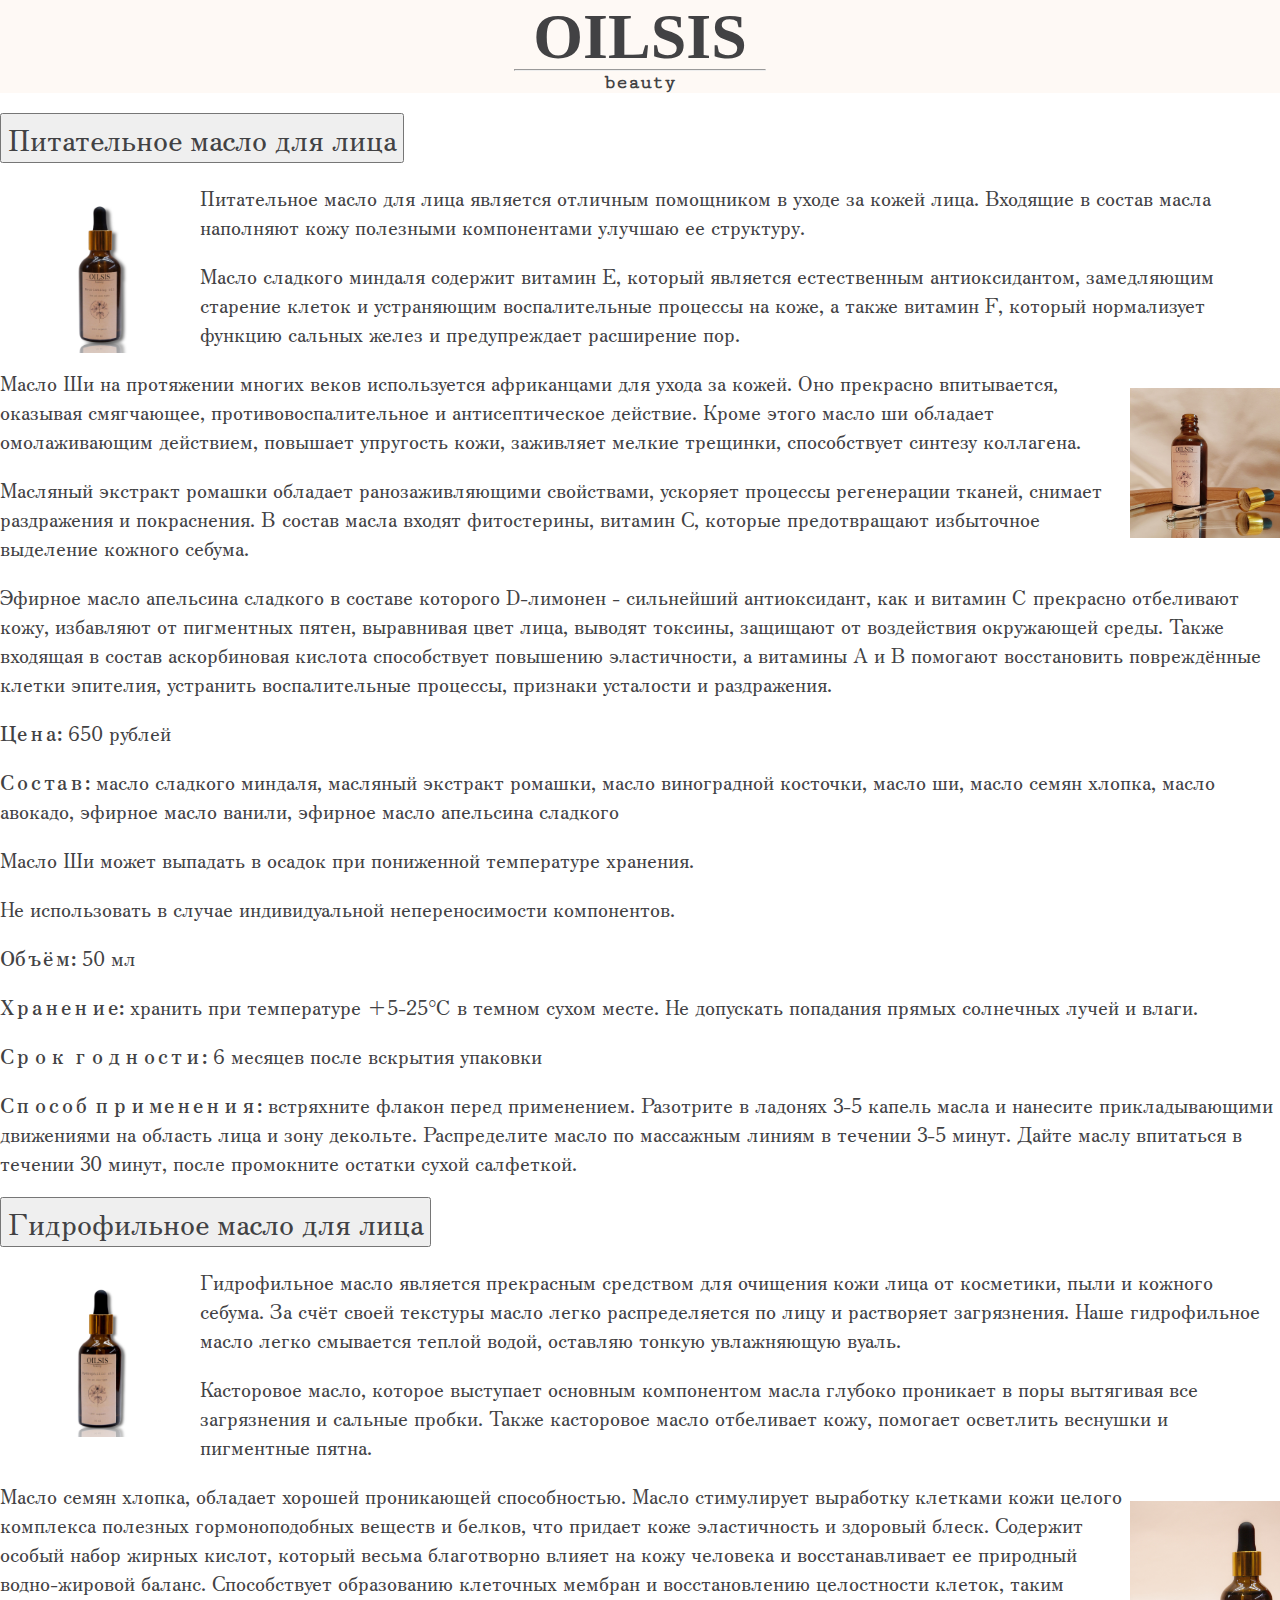
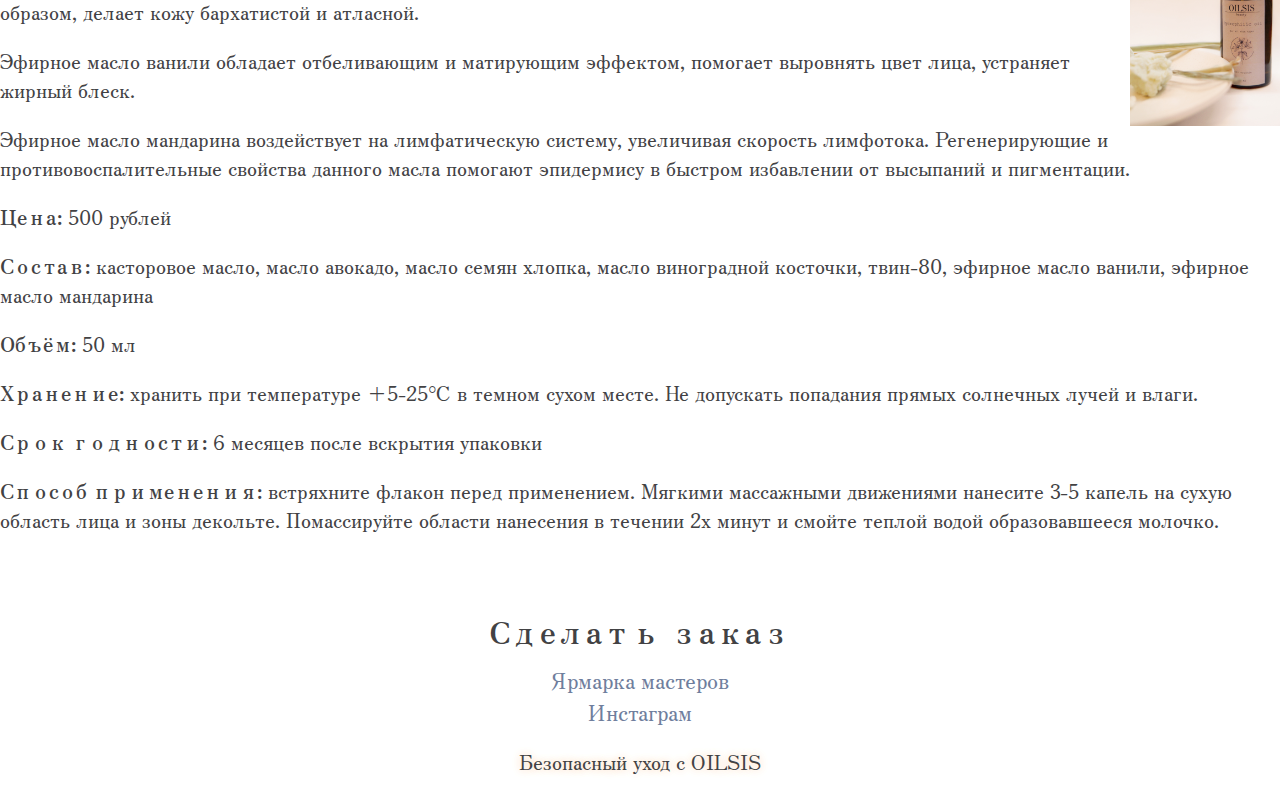
<file: Oilsis/pages/goods.html>
<!DOCTYPE html>
<html lang="en">
<head>
    <meta charset="UTF-8">
    <meta name="viewport" content="width=device-width, initial-scale=1.0">
    <link href="https://cdn.jsdelivr.net/npm/bootstrap@5.1.3/dist/css/bootstrap.min.css" rel="stylesheet" integrity="sha384-1BmE4kWBq78iYhFldvKuhfTAU6auU8tT94WrHftjDbrCEXSU1oBoqyl2QvZ6jIW3" crossorigin="anonymous">    <link rel="stylesheet" href="../css/main.css">
    <link rel="preconnect" href="https://fonts.googleapis.com">
    <link rel="preconnect" href="https://fonts.gstatic.com" crossorigin>
    <link href="https://fonts.googleapis.com/css2?family=Cutive+Mono&display=swap" rel="stylesheet">
    <link href="https://fonts.googleapis.com/css2?family=Zen+Old+Mincho:wght@400;700&display=swap" rel="stylesheet"> 
    <title>Oilsis Товары</title>
</head>
<body>
    <nav class="sticky-top header">
        <a href="../index.html" class="text-decoration-none">
            <div class="head">
                <h1 class="font-family-base">OILSIS</h1>    
            </div>
            <hr/>
            <div class="foot">
                <h2>beauty</h2>    
            </div>
        </a>
    </nav>

    <div class="accordion">
        <div class="accordion-item">
          <h2 class="accordion-header" id="headingOne">
            <button class="accordion-button collapsed" type="button" data-bs-toggle="collapse" data-bs-target="#collapseOne" aria-expanded="true" aria-controls="collapseOne">
              Питательное масло для лица
            </button>
          </h2>
          <div id="collapseOne" class="accordion-collapse collapse" aria-labelledby="headingOne" data-bs-parent="#accordionExample">
            <div class="accordion-body">
                <p><img src="../img/pitmain.png" class="imgmain"> Питательное масло для лица является отличным помощником в уходе за кожей лица. Входящие в состав масла наполняют кожу полезными компонентами улучшаю ее структуру.</p>
                <p>Масло сладкого миндаля содержит витамин Е, который является естественным антиоксидантом, замедляющим старение клеток и устраняющим воспалительные процессы на коже, а также витамин F, который нормализует функцию сальных желез и предупреждает расширение пор.</p>
                <p><img src="../img/pit2.jpg" class="img2"> Масло Ши на протяжении многих веков используется африканцами для ухода за кожей. Оно прекрасно впитывается, оказывая смягчающее, противовоспалительное и антисептическое действие. Кроме этого масло ши обладает омолаживающим действием, повышает упругость кожи, заживляет мелкие трещинки, способствует синтезу коллагена.</p>
                <p>Масляный экстракт ромашки обладает ранозаживляющими свойствами, ускоряет процессы регенерации тканей, снимает раздражения и покраснения. В состав масла входят фитостерины, витамин С, которые предотвращают избыточное выделение кожного себума.</p>
                <p>Эфирное масло апельсина сладкого в составе которого D-лимонен - сильнейший антиоксидант, как и витамин C прекрасно отбеливают кожу, избавляют от пигментных пятен, выравнивая цвет лица, выводят токсины, защищают от воздействия окружающей среды. Также входящая в состав аскорбиновая кислота способствует повышению эластичности, а витамины A и B помогают восстановить повреждённые клетки эпителия, устранить воспалительные процессы, признаки усталости и раздражения.</p>
                <p><strong>Цена:</strong> 650 рублей</p>
                <p><strong>Состав:</strong> масло сладкого миндаля, масляный экстракт ромашки, масло виноградной косточки, масло ши, масло семян хлопка, масло авокадо, эфирное масло ванили, эфирное масло апельсина сладкого</p>
                <p>Масло Ши может выпадать в осадок при пониженной температуре хранения.</p>
                <p>Не использовать в случае индивидуальной непереносимости компонентов.</p>
                <p><strong>Объём:</strong> 50 мл</p>
                <p><strong>Хранение:</strong> хранить при температуре +5-25°C в темном сухом месте. Не допускать попадания прямых солнечных лучей и влаги.</p>
                <p><strong>Срок годности:</strong> 6 месяцев после вскрытия упаковки</p>
                <p><strong>Способ применения:</strong> встряхните флакон перед применением. Разотрите в ладонях 3-5 капель масла и нанесите прикладывающими движениями на область лица и зону декольте. Распределите масло по массажным линиям в течении 3-5 минут. Дайте маслу впитаться в течении 30 минут, после промокните остатки сухой салфеткой.</p>
            </div>
          </div>
        </div>
        <div class="accordion-item">
          <h2 class="accordion-header" id="headingTwo">
            <button class="accordion-button collapsed" type="button" data-bs-toggle="collapse" data-bs-target="#collapseTwo" aria-expanded="false" aria-controls="collapseTwo">
              Гидрофильное масло для лица
            </button>
          </h2>
          <div id="collapseTwo" class="accordion-collapse collapse" aria-labelledby="headingTwo" data-bs-parent="#accordionExample">
            <div class="accordion-body">
                <p><img src="../img/hydromain.png" class="imgmain">Гидрофильное масло является прекрасным средством для очищения кожи лица от косметики, пыли и кожного себума. За счёт своей текстуры масло легко распределяется по лицу и растворяет загрязнения. Наше гидрофильное масло легко смывается теплой водой, оставляю тонкую увлажняющую вуаль.</p>
                <p>Касторовое масло, которое выступает основным компонентом масла глубоко проникает в поры вытягивая все загрязнения и сальные пробки. Также касторовое масло отбеливает кожу, помогает осветлить веснушки и пигментные пятна.</p>
                <p><img src="../img/hydro2.jpg" class="img2"> Масло семян хлопка, обладает хорошей проникающей способностью. Масло стимулирует выработку клетками кожи целого комплекса полезных гормоноподобных веществ и белков, что придает коже эластичность и здоровый блеск. Содержит особый набор жирных кислот, который весьма благотворно влияет на кожу человека и восстанавливает ее природный водно-жировой баланс. Способствует образованию клеточных мембран и восстановлению целостности клеток, таким образом, делает кожу бархатистой и атласной.</p>
                <p>Эфирное масло ванили обладает отбеливающим и матирующим эффектом, помогает выровнять цвет лица, устраняет жирный блеск.</p>
                <p>Эфирное масло мандарина воздействует на лимфатическую систему, увеличивая скорость лимфотока. Регенерирующие и противовоспалительные свойства данного масла помогают эпидермису в быстром избавлении от высыпаний и пигментации.</p>
                <p><strong>Цена:</strong> 500 рублей</p>
                <p><strong>Состав:</strong> касторовое масло, масло авокадо, масло семян хлопка, масло виноградной косточки, твин-80, эфирное масло ванили, эфирное масло мандарина</p>
                <p><strong>Объём:</strong> 50 мл</p>
                <p><strong>Хранение:</strong> хранить при температуре +5-25°C в темном сухом месте. Не допускать попадания прямых солнечных лучей и влаги.</p>
                <p><strong>Срок годности:</strong> 6 месяцев после вскрытия упаковки</p>
                <p><strong>Способ применения:</strong> встряхните флакон перед применением. Мягкими массажными движениями нанесите 3-5 капель на сухую область лица и зоны декольте. Помассируйте области нанесения в течении 2х минут и смойте теплой водой образовавшееся молочко.</p>

            </div>
          </div>
        </div>
      </div>
    </div>

    <div class="footer">
        <div class="links">
            <h2>Сделать заказ</h2>
            <a href="https://www.livemaster.ru/oilsis-beauty">Ярмарка мастеров</a>
            <a href="https://www.instagram.com/oilsis.beauty">Инстаграм</a>
        </div>

        <div class="last">
            <p>Безопасный уход с <span>OILSIS</span></p>
        </div>
    </div>

    <script src="https://cdn.jsdelivr.net/npm/bootstrap@5.1.3/dist/js/bootstrap.bundle.min.js" integrity="sha384-ka7Sk0Gln4gmtz2MlQnikT1wXgYsOg+OMhuP+IlRH9sENBO0LRn5q+8nbTov4+1p" crossorigin="anonymous"></script>
</body>
</html>
</file>
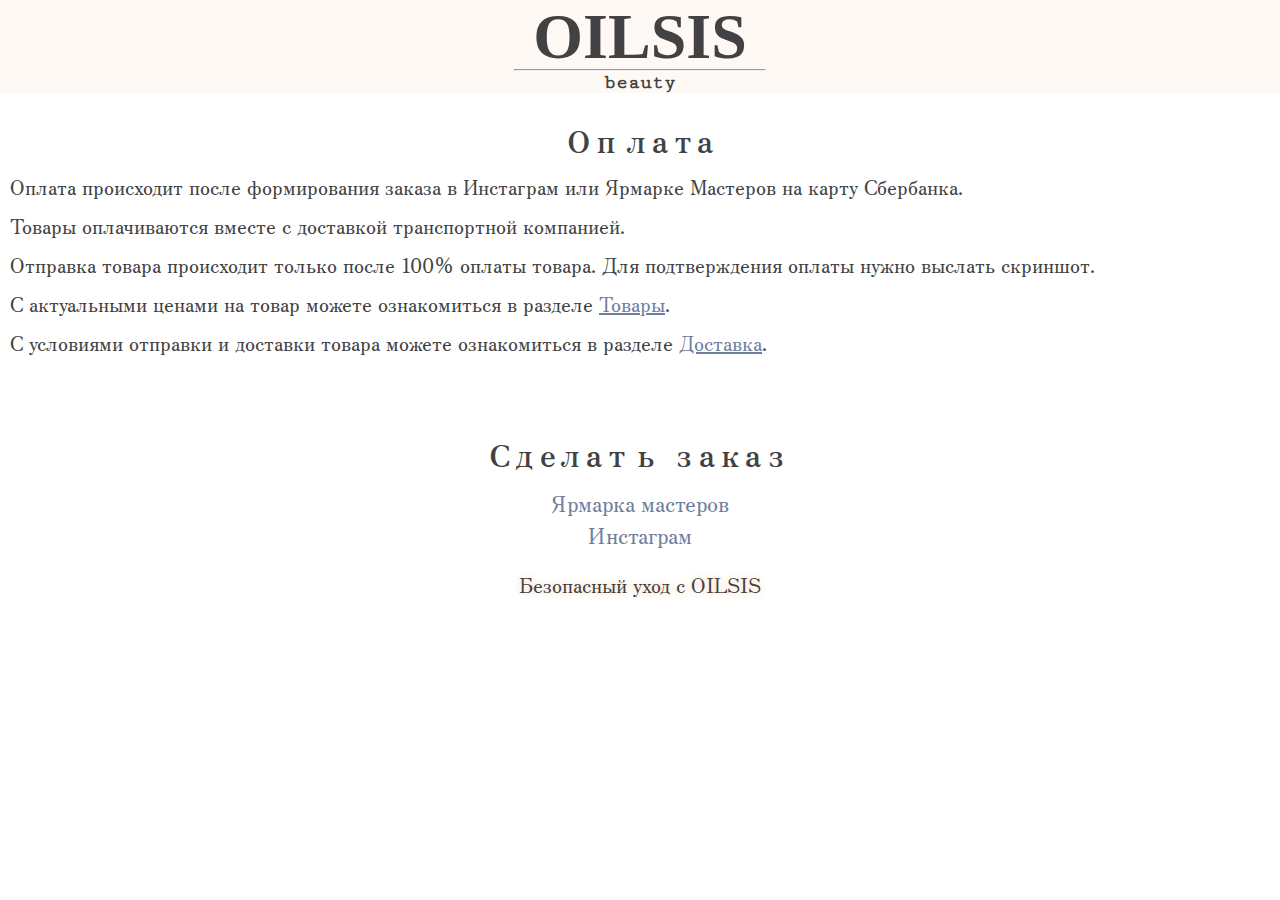
<file: Oilsis/pages/pay.html>
<!DOCTYPE html>
<html lang="en">
<head>
    <meta charset="UTF-8">
    <meta name="viewport" content="width=device-width, initial-scale=1.0">
    <link rel="stylesheet" href="https://stackpath.bootstrapcdn.com/bootstrap/4.1.3/css/bootstrap.min.css" integrity="sha384-MCw98/SFnGE8fJT3GXwEOngsV7Zt27NXFoaoApmYm81iuXoPkFOJwJ8ERdknLPMO" crossorigin="anonymous">   
    <link rel="stylesheet" href="../css/main.css">
    <link href="https://fonts.googleapis.com/css2?family=Cutive+Mono&display=swap" rel="stylesheet">
    <link href="https://fonts.googleapis.com/css2?family=Zen+Old+Mincho:wght@400;700&display=swap" rel="stylesheet">    
    <title>Oilsis Оплата</title>
</head>
<body>
    <nav class="sticky-top header">
        <a href="../index.html" class="text-decoration-none">
            <div class="head">
                <h1 class="font-family-base">OILSIS</h1>    
            </div>
            <hr/>
            <div class="foot">
                <h2>beauty</h2>    
            </div>
        </a>
    </nav>

    <div class="main">
        <h2>Оплата</h2>
        <p>Оплата происходит после формирования заказа в Инстаграм или Ярмарке Мастеров на карту Сбербанка.</p>
        <p>Товары оплачиваются вместе с доставкой транспортной компанией.</p>
        <p>Отправка товара происходит только после 100% оплаты товара. Для подтверждения оплаты нужно выслать скриншот.</p>
        <p>С актуальными ценами на товар можете ознакомиться в разделе
            <a href="/pages/goods.html">Товары</a>.
        </p>
        <p>С условиями отправки и доставки товара можете ознакомиться в разделе
            <a href="/pages/delivery.html">Доставка</a>.
        </p>
    </div>

    <div class="footer">
        <div class="links">
            <h2>Сделать заказ</h2>
            <a href="https://www.livemaster.ru/oilsis-beauty">Ярмарка мастеров</a>
            <a href="https://www.instagram.com/oilsis.beauty">Инстаграм</a>
        </div>

        <div class="last">
            <p>Безопасный уход с <span>OILSIS</span></p>
        </div>
    </div>

</body>
</html>
</file>
<file: Oilsis/css/main.css>
html
{
    min-height: 100%;
}

body
{
    margin: 0;
    margin-top: -20px;
}

.header
{
    text-align: center;
    background-color: #fef9f5;
    color: #424244;
    margin: 0;
}

.header h1
{
    margin: 0;
    margin-top: 20px;
    font-size: 64px;
    margin-bottom: -5px;
    font-family: 'Times New Roman', Times, serif;
    font-weight: bold;
}

.header hr
{
    width: 250px;
    margin: 0 auto;
}

.header h2
{
    margin: 0;
    font-family: 'Cutive Mono', monospace;
    font-size: 20px;
}

.header a
{
    text-decoration: none;
    color: #424244;
}

p
{
    font-family: 'Zen Old Mincho', serif;
    font-size: 20px;
    color: #424244;
}

.menu
{
    height: 300px;
    display: flex;
    justify-content: space-between;
    flex-direction: column;
    align-items: center;
    margin: 50px auto 0 auto;
}

.menu div
{
    border: solid 2px #fbe1ca;
    background-color: #fef9f5;
    border-radius: 20px;
    width: 300px;
    height: 50px;
    text-align: center;
    -webkit-border-radius: 20px;
    -moz-border-radius: 20px;
    -ms-border-radius: 20px;
    -o-border-radius: 20px;
}

.menu div a
{
    margin: auto;
    text-decoration: none;
}

.menu div a span
{
    font-family: 'Zen Old Mincho', serif;
    font-size: 30px;
    color: #424244;
}

.footer
{
    margin-top: 50px;
}

.links
{
    text-align: center;
    display: flex;
    justify-content: space-between;
    flex-direction: column;
}

.links h2
{
    font-family: 'Zen Old Mincho', serif;
    font-weight: 900;
    font-size: 30px;
    color: #424244;
    margin-bottom: 10px;
}

.links a
{
    font-family: 'Zen Old Mincho', serif;
    text-decoration: none;
    font-size: 22px;
    color: #6f7e9d;
}

.last
{
    text-align: center;
    text-shadow: 0px 0px 10px #fbe1ca, 0px 0px 10px #fbe1ca;
}

.main h2
{
    text-align: center;
    font-family: 'Zen Old Mincho', serif;
    font-weight: 900;
    font-size: 30px;
    color: #424244;
    margin-bottom: 10px;
}

.main p
{
    margin: 10px;
}

.main a
{
    color: #6f7e9d;
}

.accordion-body p
{
    text-align: left;
}

.accordion-body .imgmain
{
    height: 150px;
    float: left;
    margin-top: 20px;
}

.accordion-body .img2
{
    width: 150px;
    float: right;
    margin-left: 5px;
    margin-top: 20px;
}

.accordion-header button
{
    color: #424244;
    font-family: 'Zen Old Mincho', serif;
    font-size: 30px;
}

.accordion-button:not(.collapsed)
{
    color: #424244;
    background-color: #fef9f5;
}

.accordion-button:not(.collapsed)::after{
    background-image: url("data:image/svg+xml,%3csvg xmlns='http://www.w3.org/2000/svg' viewBox='0 0 16 16' fill='%23212529'%3e%3cpath fill-rule='evenodd' d='M1.646 4.646a.5.5 0 0 1 .708 0L8 10.293l5.646-5.647a.5.5 0 0 1 .708.708l-6 6a.5.5 0 0 1-.708 0l-6-6a.5.5 0 0 1 0-.708z'/%3e%3c/svg%3e");
}
</file>
